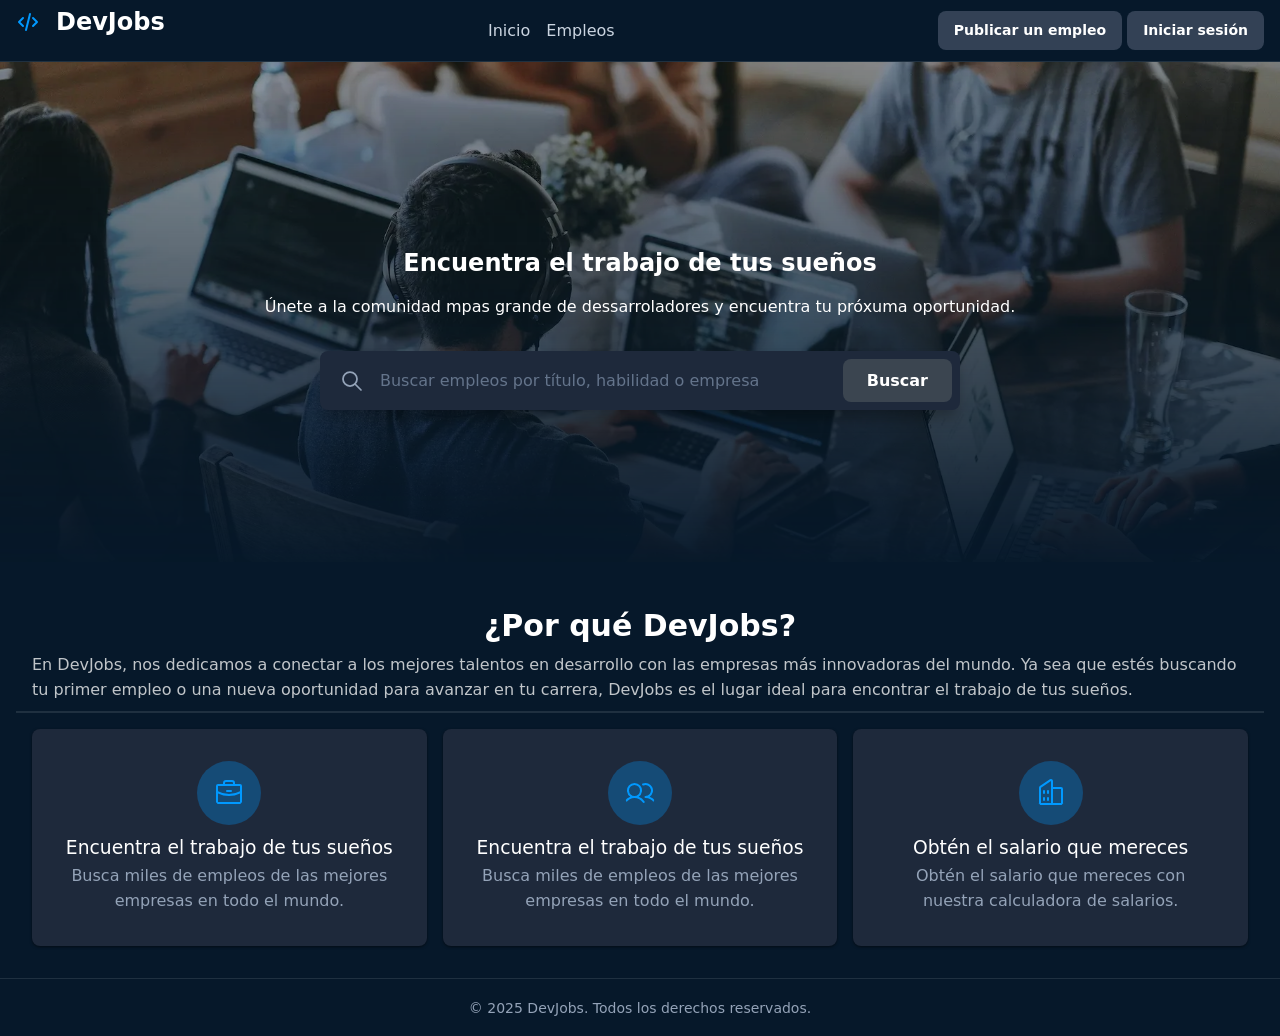
<file: 00-html-css/index.html>
<!---HyperText-->
<!--Markup-->
<!---Language-->

<!DOCTYPE html>
<html lang="es">    
<head>
    <title>DevJobs - Inicio</title>
    <meta charset="UTF-8">
    <meta name="description" content="Encuentra las mejoras de trabajo para desarroloadores DevJobs">
    <link rel="stylesheet" href="./styles.css">
</head>
<body>
    <header>  
        <h1>
            
            <svg  xmlns="http://www.w3.org/2000/svg"  width="24"  
            height="24"  viewBox="0 0 24 24"  fill="none"
              stroke="currentColor"  stroke-width="2" 
               stroke-linecap="round"  stroke-linejoin="round" 
                class="icon icon-tabler icons-tabler-outline icon-tabler-code">
                <path stroke="none" d="M0 0h24v24H0z" fill="none"/><path d="M7 8l-4 4l4 4" /><path d="M17 8l4 4l-4 4" /><path d="M14 4l-4 16" /></svg>
            DevJobs</h1>
        <nav>
            <!--self es para que se abra en una sola pestañ, en lugar de abrir varias.
            blank: para que se abra una nueva pestaña. -->
            <a href="./index.html" target ="_self" >Inicio</a>
            <a href="empleos.html">Empleos</a>
        </nav>
        <div>
            <a href="">Publicar un empleo</a>
            <a href="">Iniciar sesión</a>
        </div>

    </header>
    <main>  
        <section>
            <img src="./background.webp" width="200"/>
            <h1>Encuentra el trabajo de tus sueños</h1>
            <p>Únete a la comunidad mpas grande de dessarroladores y encuentra tu próxuma oportunidad.</p>
            <form role="search">

                <div>
                        <span aria-hidden="true">
                        <svg  xmlns="http://www.w3.org/2000/svg"  width="24"  height="24"  viewBox="0 0 24 24"  fill="none"  
                        stroke="currentColor"  stroke-width="1.75"  stroke-linecap="round"  stroke-linejoin="round"  
                        class="icon icon-tabler icons-tabler-outline icon-tabler-search"><path stroke="none"
                        d="M0 0h24v24H0z" fill="none"/><path d="M10 10m-7 0a7 7 0 1 0 14 0a7 7 0 1 0 -14 0" /><path d="M21 21l-6 -6" />
                        </svg>
                    </span>
                    <input required type="text" placeholder="Buscar empleos por título, habilidad o empresa">
                    <button type="submit">Buscar</button>
                </div>


            </form>
        </section>

        <section>
            <header>
                <h2>¿Por qué DevJobs?</h2>
                <p>En DevJobs, nos dedicamos a conectar a los mejores talentos en desarrollo con las empresas más innovadoras
                     del mundo. Ya sea que estés buscando tu primer empleo o una nueva oportunidad para avanzar en tu carrera, DevJobs es el lugar ideal para encontrar el trabajo de tus sueños.</p>
            </header>

        <footer>
            <article>
                <svg fill="currentColor" height="32" viewBox="0 0 256 256" width="32" xmlns="http://www.w3.org/2000/svg"
                aria-hidden="true">
                <path
                 d="M216,56H176V48a24,24,0,0,0-24-24H104A24,24,0,0,0,80,48v8H40A16,16,0,0,0,24,72V200a16,16,0,0,0,16,16H216a16,16,0,0,0,16-16V72A16,16,0,0,0,216,56ZM96,48a8,8,0,0,1,8-8h48a8,8,0,0,1,8,8v8H96ZM216,72v41.61A184,184,0,0,1,128,136a184.07,184.07,0,0,1-88-22.38V72Zm0,128H40V131.64A200.19,200.19,0,0,0,128,152a200.25,200.25,0,0,0,88-20.37V200ZM104,112a8,8,0,0,1,8-8h32a8,8,0,0,1,0,16H112A8,8,0,0,1,104,112Z">
                </path>
                </svg>

                <h3>Encuentra el trabajo de tus sueños</h3>
                <p>Busca miles de empleos de las mejores empresas en todo el mundo.</p>
            </article>

            <article>
                <svg fill="currentColor" height="32" viewBox="0 0 256 256" width="32" xmlns="http://www.w3.org/2000/svg"
                aria-hidden="true">
                <path
                d="M117.25,157.92a60,60,0,1,0-66.5,0A95.83,95.83,0,0,0,3.53,195.63a8,8,0,1,0,13.4,8.74,80,80,0,0,1,134.14,0,8,8,0,0,0,13.4-8.74A95.83,95.83,0,0,0,117.25,157.92ZM40,108a44,44,0,1,1,44,44A44.05,44.05,0,0,1,40,108Zm210.14,98.7a8,8,0,0,1-11.07-2.33A79.83,79.83,0,0,0,172,168a8,8,0,0,1,0-16,44,44,0,1,0-16.34-84.87,8,8,0,1,1-5.94-14.85,60,60,0,0,1,55.53,105.64,95.83,95.83,0,0,1,47.22,37.71A8,8,0,0,1,250.14,206.7Z">
                </path>
                </svg>

                <h3>Encuentra el trabajo de tus sueños</h3>
                <p>Busca miles de empleos de las mejores empresas en todo el mundo.</p>
            </article>

            <article>
                <svg fill="currentColor" height="32" viewBox="0 0 256 256" width="32" xmlns="http://www.w3.org/2000/svg"
                aria-hidden="true">
                <path
                d="M240,208H224V96a16,16,0,0,0-16-16H144V32a16,16,0,0,0-24.88-13.32L39.12,72A16,16,0,0,0,32,85.34V208H16a8,8,0,0,0,0,16H240a8,8,0,0,0,0-16ZM208,96V208H144V96ZM48,85.34,128,32V208H48ZM112,112v16a8,8,0,0,1-16,0V112a8,8,0,1,1,16,0Zm-32,0v16a8,8,0,0,1-16,0V112a8,8,0,1,1,16,0Zm0,56v16a8,8,0,0,1-16,0V168a8,8,0,0,1,16,0Zm32,0v16a8,8,0,0,1-16,0V168a8,8,0,0,1,16,0Z">
                </path>
                </svg>
                <h3>Obtén el salario que mereces</h3>
                <p>Obtén el salario que mereces con nuestra calculadora de salarios.</p>
            </article>
        </footer>
    
    </main>

    <footer>
    <small>&copy; 2025 DevJobs. Todos los derechos reservados.</small>
    </footer>


</body>
</html>
</file>
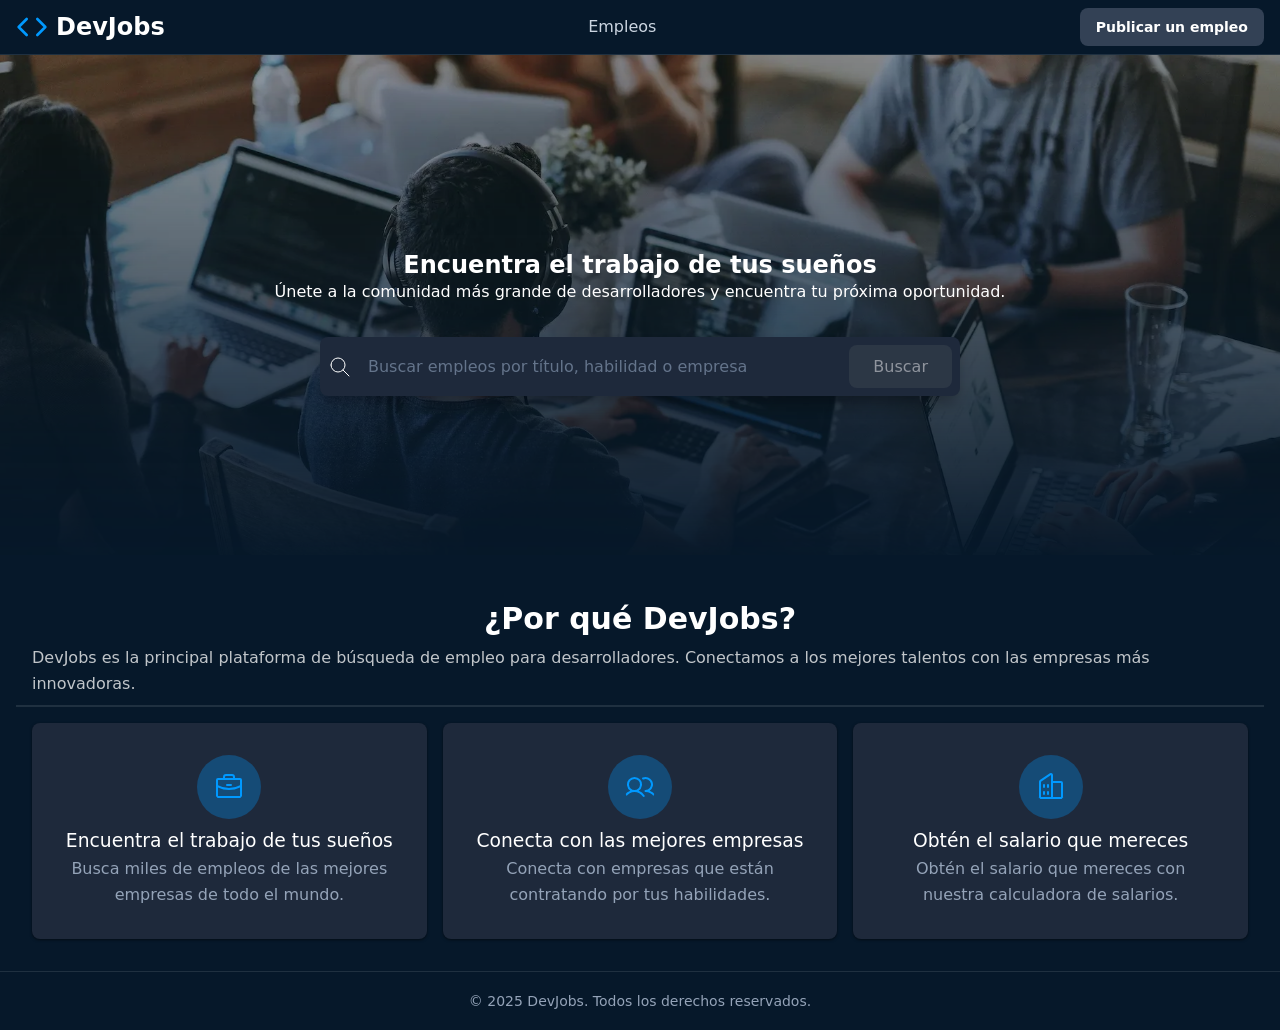
<file: 01-javascript/index.html>
<!DOCTYPE html>
<html lang="es">

<head>
  <title>DevJobs - Inicio</title>
  <meta charset="UTF-8" />
  <meta name="description" content="Encuentra las mejores ofertas de trabajo para desarrolladores en DevJobs.">

  <link rel="stylesheet" href="./styles.css" />
</head>

<body>
  <header>
    <h1>
      <svg fill="none" stroke="currentColor" stroke-linecap="round" stroke-linejoin="round" stroke-width="2"
        viewBox="0 0 24 24" xmlns="http://www.w3.org/2000/svg">
        <polyline points="16 18 22 12 16 6"></polyline>
        <polyline points="8 6 2 12 8 18"></polyline>
      </svg>
      DevJobs
    </h1>

    <nav>
      <!-- <a href="">
        Inicio
      </a> -->
      <a href="empleos.html">Empleos</a>
    </nav>

    <div>
      <a href="">Publicar un empleo</a>
      <!-- <a href="">Iniciar sesión</a> -->
    </div>
  </header>

  <main>
    <section>
      <img src="./background.webp" width="200" />

      <h1>Encuentra el trabajo de tus sueños</h1>

      <p>Únete a la comunidad más grande de desarrolladores y encuentra tu próxima oportunidad.</p>

      <form role="search">
        <div>
          <svg xmlns="http://www.w3.org/2000/svg" width="24" height="24" viewBox="0 0 24 24" fill="none"
            stroke="currentColor" stroke-width="1" stroke-linecap="round" stroke-linejoin="round"
            class="icon icon-tabler icons-tabler-outline icon-tabler-search">
            <path stroke="none" d="M0 0h24v24H0z" fill="none" />
            <path d="M10 10m-7 0a7 7 0 1 0 14 0a7 7 0 1 0 -14 0" />
            <path d="M21 21l-6 -6" />
          </svg>

          <input required type="text" placeholder="Buscar empleos por título, habilidad o empresa">

          <button disabled type="submit">Buscar</button>
        </div>
      </form>
    </section>

    <section>

      <header>
        <h2>¿Por qué DevJobs?</h2>
        <p>DevJobs es la principal plataforma de búsqueda de empleo para desarrolladores. Conectamos a los mejores
          talentos con las empresas más innovadoras.</p>
      </header>

      <footer>
        <article>
          <svg fill="currentColor" height="32" viewBox="0 0 256 256" width="32" xmlns="http://www.w3.org/2000/svg"
            aria-hidden="true">
            <path
              d="M216,56H176V48a24,24,0,0,0-24-24H104A24,24,0,0,0,80,48v8H40A16,16,0,0,0,24,72V200a16,16,0,0,0,16,16H216a16,16,0,0,0,16-16V72A16,16,0,0,0,216,56ZM96,48a8,8,0,0,1,8-8h48a8,8,0,0,1,8,8v8H96ZM216,72v41.61A184,184,0,0,1,128,136a184.07,184.07,0,0,1-88-22.38V72Zm0,128H40V131.64A200.19,200.19,0,0,0,128,152a200.25,200.25,0,0,0,88-20.37V200ZM104,112a8,8,0,0,1,8-8h32a8,8,0,0,1,0,16H112A8,8,0,0,1,104,112Z">
            </path>
          </svg>
          <h3>Encuentra el trabajo de tus sueños</h3>
          <p>Busca miles de empleos de las mejores empresas de todo el mundo.</p>
        </article>

        <article>
          <svg fill="currentColor" height="32" viewBox="0 0 256 256" width="32" xmlns="http://www.w3.org/2000/svg"
            aria-hidden="true">
            <path
              d="M117.25,157.92a60,60,0,1,0-66.5,0A95.83,95.83,0,0,0,3.53,195.63a8,8,0,1,0,13.4,8.74,80,80,0,0,1,134.14,0,8,8,0,0,0,13.4-8.74A95.83,95.83,0,0,0,117.25,157.92ZM40,108a44,44,0,1,1,44,44A44.05,44.05,0,0,1,40,108Zm210.14,98.7a8,8,0,0,1-11.07-2.33A79.83,79.83,0,0,0,172,168a8,8,0,0,1,0-16,44,44,0,1,0-16.34-84.87,8,8,0,1,1-5.94-14.85,60,60,0,0,1,55.53,105.64,95.83,95.83,0,0,1,47.22,37.71A8,8,0,0,1,250.14,206.7Z">
            </path>
          </svg>
          <h3>Conecta con las mejores empresas</h3>
          <p>Conecta con empresas que están contratando por tus habilidades.</p>
        </article>

        <article>
          <svg fill="currentColor" height="32" viewBox="0 0 256 256" width="32" xmlns="http://www.w3.org/2000/svg"
            aria-hidden="true">
            <path
              d="M240,208H224V96a16,16,0,0,0-16-16H144V32a16,16,0,0,0-24.88-13.32L39.12,72A16,16,0,0,0,32,85.34V208H16a8,8,0,0,0,0,16H240a8,8,0,0,0,0-16ZM208,96V208H144V96ZM48,85.34,128,32V208H48ZM112,112v16a8,8,0,0,1-16,0V112a8,8,0,1,1,16,0Zm-32,0v16a8,8,0,0,1-16,0V112a8,8,0,1,1,16,0Zm0,56v16a8,8,0,0,1-16,0V168a8,8,0,0,1,16,0Zm32,0v16a8,8,0,0,1-16,0V168a8,8,0,0,1,16,0Z">
            </path>
          </svg>
          <h3>Obtén el salario que mereces</h3>
          <p>Obtén el salario que mereces con nuestra calculadora de salarios.</p>
        </article>
      </footer>

    </section>
  </main>

  <footer>
    <small>&copy; 2025 DevJobs. Todos los derechos reservados.</small>
  </footer>

</body>

</html>
</file>
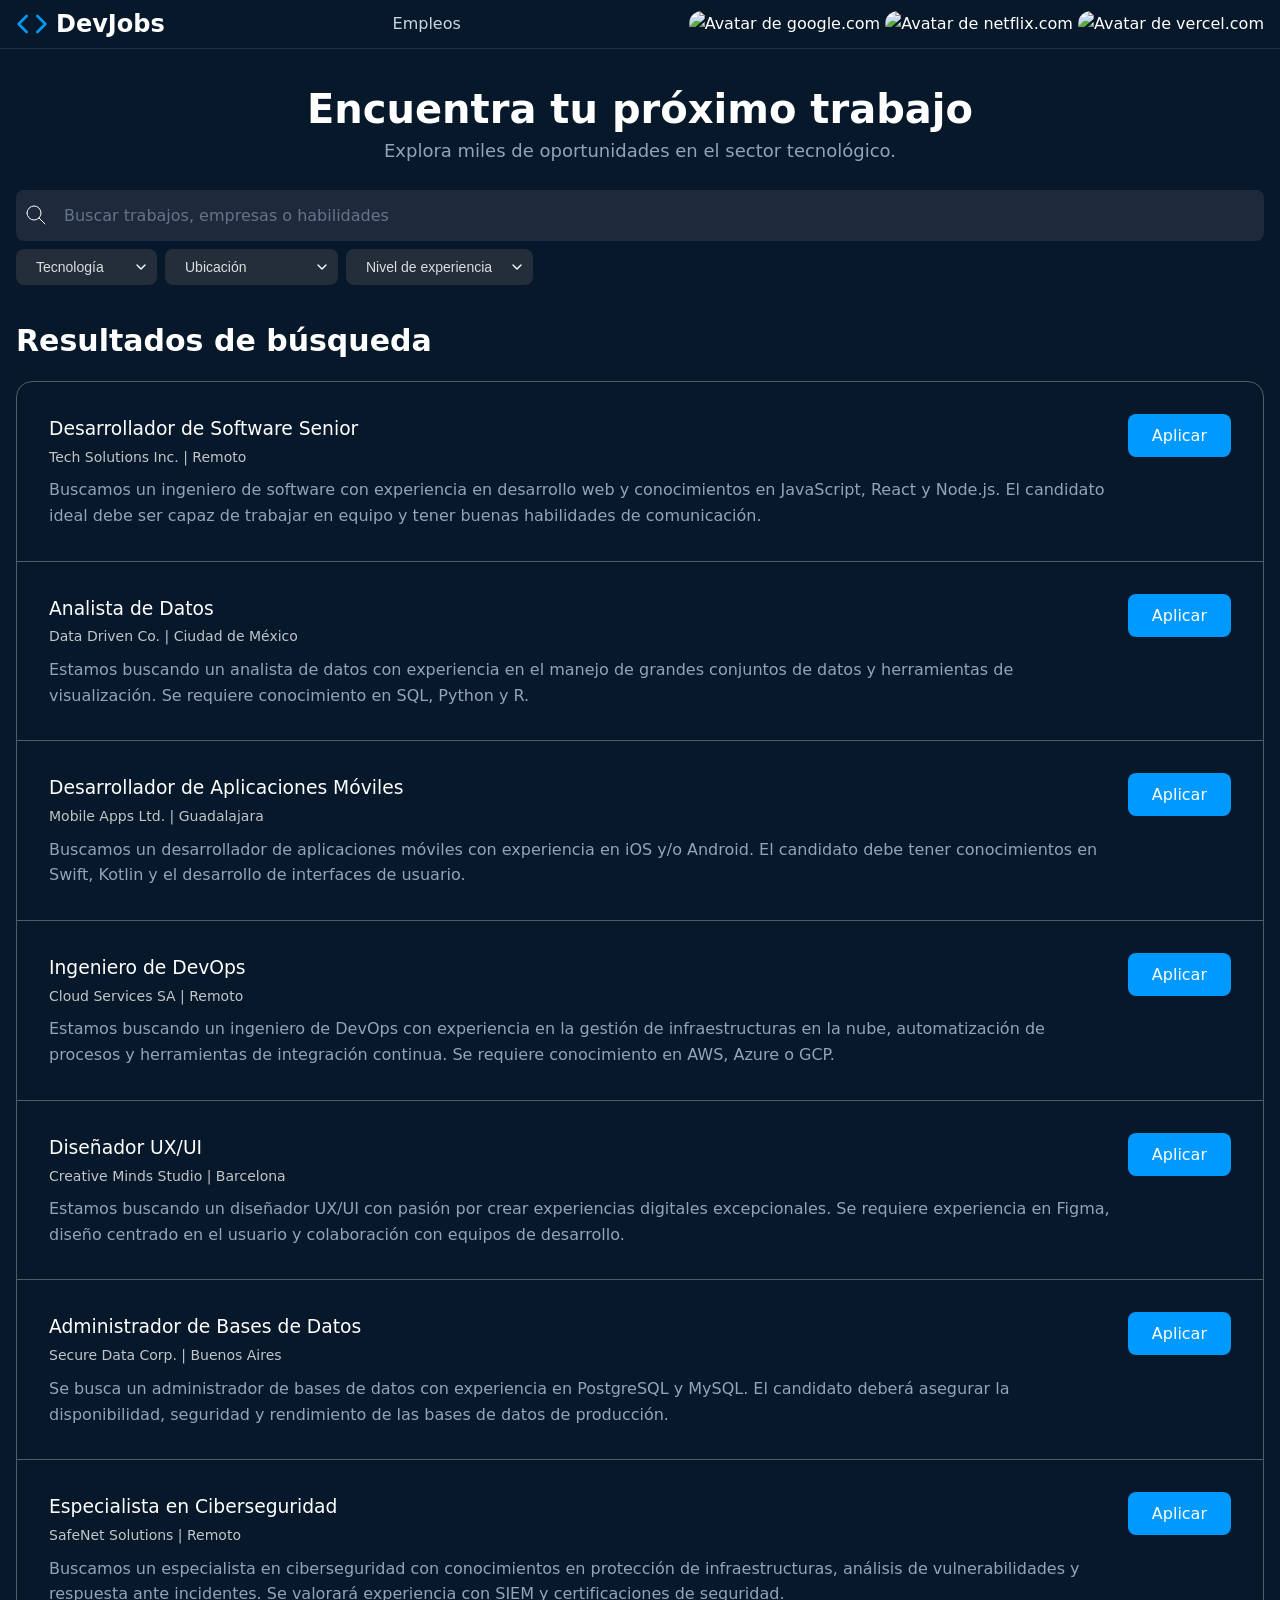
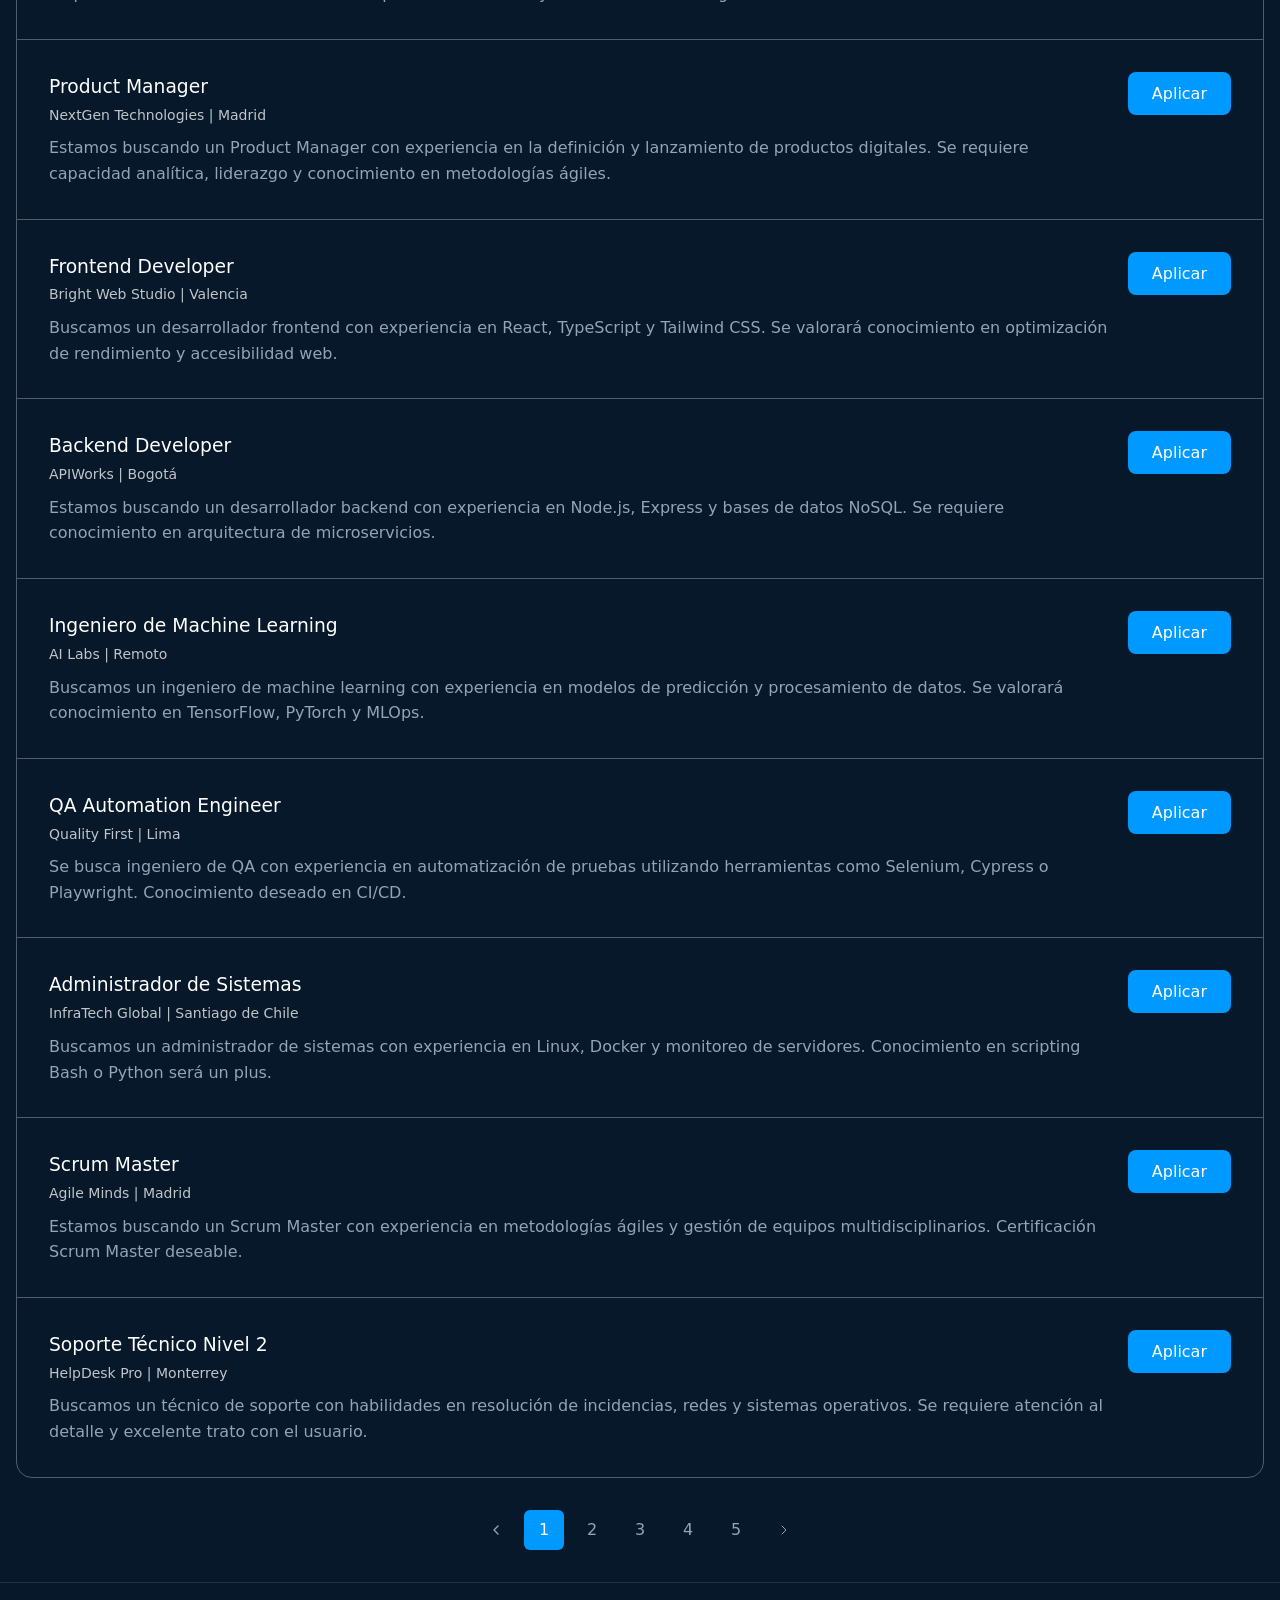
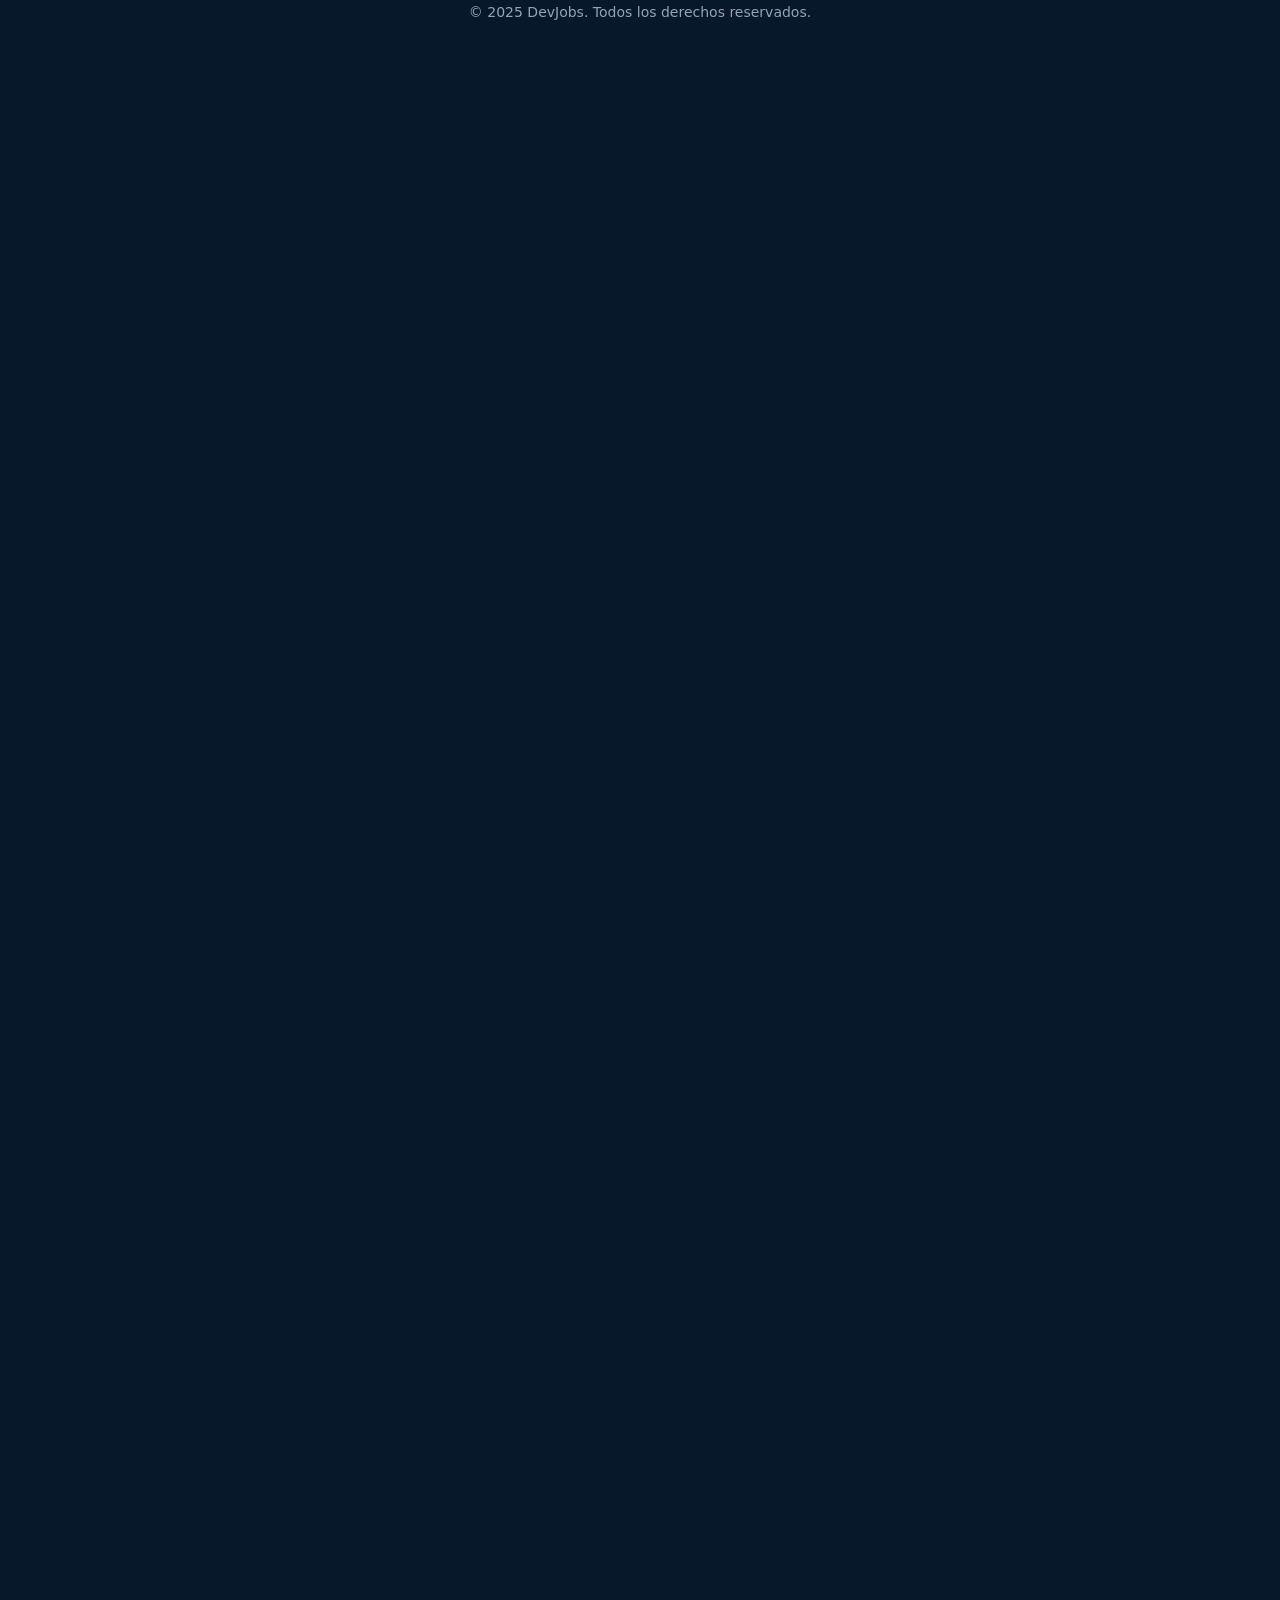
<file: 01-javascript/empleos.html>
<!DOCTYPE html>
<html lang="es">

<head>
  <title>DevJobs - Empleos</title>
  <meta charset="UTF-8" />
  <meta name="description" content="Listado con empleos y filtros para encontrar el trabajo de tus sueños.">

  <link rel="stylesheet" href="./styles.css" />

  <script type="module" src="./main.js"></script>
</head>

<body>
  <header>
    <h1>
      <svg fill="none" stroke="currentColor" stroke-linecap="round" stroke-linejoin="round" stroke-width="2"
        viewBox="0 0 24 24" xmlns="http://www.w3.org/2000/svg">
        <polyline points="16 18 22 12 16 6"></polyline>
        <polyline points="8 6 2 12 8 18"></polyline>
      </svg>
      DevJobs
    </h1>

    <nav>
      <!-- <a href="">
        Inicio
      </a> -->
      <a href="">Empleos</a>
    </nav>

    <div>
      <devjobs-avatar service="google" username="google.com" size="32">
      </devjobs-avatar>

      <devjobs-avatar service="google" username="netflix.com" size="32">
      </devjobs-avatar>

      <devjobs-avatar service="google" username="vercel.com" size="32">
      </devjobs-avatar>
    </div>
  </header>

  <main>
    <section class="jobs-search">
      <h1>Encuentra tu próximo trabajo</h1>
      <p>Explora miles de oportunidades en el sector tecnológico.</p>

      <form id="empleos-search-form" role="search">
        <div class="search-bar">
          <svg xmlns="http://www.w3.org/2000/svg" width="24" height="24" viewBox="0 0 24 24" fill="none"
            stroke="currentColor" stroke-width="1" stroke-linecap="round" stroke-linejoin="round"
            class="icon icon-tabler icons-tabler-outline icon-tabler-search">
            <path stroke="none" d="M0 0h24v24H0z" fill="none" />
            <path d="M10 10m-7 0a7 7 0 1 0 14 0a7 7 0 1 0 -14 0" />
            <path d="M21 21l-6 -6" />
          </svg>

          <input name="search" id="empleos-search-input" required type="text"
            placeholder="Buscar trabajos, empresas o habilidades">
        </div>

        <div class="search-filters">
          <select name="technology" id="filter-technology">
            <option value="">Tecnología</option>
            <optgroup label="Tecnologías populares">
              <option value="javascript">JavaScript</option>
              <option value="python">Python</option>
              <option value="react">React</option>
              <option value="nodejs">Node.js</option>
            </optgroup>
            <option value="java">Java</option>
            <hr />
            <option value="csharp">C#</option>
            <option value="c">C</option>
            <option value="c++">C++</option>
            <hr />
            <option value="ruby">Ruby</option>
            <option value="php">PHP</option>
          </select>

          <select name="location" id="filter-location">
            <option value="">Ubicación</option>
            <option value="remoto">Remoto</option>
            <option value="cdmx">Ciudad de México</option>
            <option value="guadalajara">Guadalajara</option>
            <option value="monterrey">Monterrey</option>
            <option value="barcelona">Barcelona</option>
          </select>

          <select name="experience-level" id="filter-experience-level">
            <option value="">Nivel de experiencia</option>
            <option value="junior">Junior</option>
            <option value="mid">Mid-level</option>
            <option value="senior">Senior</option>
            <option value="lead">Lead</option>
          </select>
        </div>
      </form>

      <span id="filter-selected-value"></span>
    </section>

    <section>
      <h2>Resultados de búsqueda</h2>

      <div class="jobs-listings">
        <!-- Aquí se insertan los empleos dinámicamente -->
      </div>

      <nav class="pagination">
        <a href="#"><svg width="16" height="16" viewBox="0 0 24 24" fill="none" stroke="currentColor" stroke-width="2"
            stroke-linecap="round" stroke-linejoin="round">
            <path stroke="none" d="M0 0h24v24H0z" fill="none" />
            <path d="M15 6l-6 6l6 6" />
          </svg></a>
        <a class="is-active" href="#">1</a>
        <a href="#">2</a>
        <a href="#">3</a>
        <a href="#">4</a>
        <a href="#">5</a>
        <a href="#"><svg width="16" height="16" viewBox="0 0 24 24" fill="none" stroke="currentColor" stroke-width="1.5"
            stroke-linecap="round" stroke-linejoin="round"
            class="icon icon-tabler icons-tabler-outline icon-tabler-chevron-right">
            <path stroke="none" d="M0 0h24v24H0z" fill="none" />
            <path d="M9 6l6 6l-6 6" />
          </svg></a>
      </nav>
    </section>
  </main>

  <footer style="padding-bottom: 2000px;">
    <small>&copy; 2025 DevJobs. Todos los derechos reservados.</small>
  </footer>
</body>

</html>
</file>
<file: 00-html-css/styles.css>
* {
  margin: 0;
  padding: 0;
  box-sizing: border-box;
}






:root {
  --primary: #3b4550;
  --primary-dark: #0a3d66;
  --primary-hover: #0d5ba8;
  --primary-light: #09f;
  --background: #06182a;
  --text-primary: #ffffff;
  --text-secondary: #cbd5e1;
  --text-muted: #94a3b8;
  --border: rgba(255, 255, 255, 0.1);
  --card-bg: #1e293b;
  --shadow: rgba(0, 0, 0, 0.3);
  --input-bg: #1e293b;
  --hsla-example: hsla(210, 100%, 56%, 1);
}










@font-face {
  font-family: 'Inter Variable';
  font-style: normal;
  font-display: swap;
  font-weight: 100 900;
  src: url(https://cdn.jsdelivr.net/fontsource/fonts/inter:vf@latest/latin-wght-normal.woff2) format('woff2-variations');
  unicode-range: U+0000-00FF,U+0131,U+0152-0153,U+02BB-02BC,U+02C6,U+02DA,U+02DC,U+0304,U+0308,U+0329,U+2000-206F,U+20AC,U+2122,U+2191,U+2193,U+2212,U+2215,U+FEFF,U+FFFD;
}










body {
  font-family: system-ui;
  background-color: var(--background);
  color: var(--text-primary);
  min-height: 100vh;
  display: flex;
  flex-direction: column;
  line-height: 1.6;
}


/* Títulos principales */
h1 {
  font-size: 1.5rem;
  line-height: 1.2;
  font-weight: 900;
  margin-bottom: 1rem;
  line-height: 1.2;
  text-wrap: balance;
  display: flex;
  align-items: center;
  gap: 1rem;
  
  svg{
    width: 2 rem;
    height: 2 rem;
    color: var(--primary-light)
  }
}

h1 + p {
  text-wrap: balance;
  margin-bottom: 2rem
}

/* Header */
header {
  border-bottom: 1px solid var(--border);
  background: var(--background);
  padding: .5rem 1rem;
  display: flex;
  align-items: center;
  justify-content: space-between;
  gap: 2rem;

  h2 {
    font-size: 1.25rem;
    font-weight: 700;
    color: var(--text-primary);
  }
}

/* Navegación del header a otras páginas */
nav {
  align-items: center;
  gap: 1rem;
  display: flex;

  a {
    text-decoration: none;
    color: var(--text-secondary);
    transition: color 0.2s;
    font-weight: 500;

    &:hover, &:focus {
      color: var(--primary);
      outline: none;
    }
  }
}

/* Botones del Header */
header div a {
  padding: 0.5rem 1rem;
  border-radius: 0.5rem;
  background-color: #334155;
  color: var(--text-primary);
  display: inline-block;
  font-size: 0.875rem;
  font-weight: 700;
  text-decoration: none;
  /* TODO */
}

/* Hero */
main > section:nth-child(1) {
  height: 500px;
  text-align: center;
  display: flex;
  flex-direction: column;
  justify-content: center;
  align-items: center;

  h1 {
    padding-top: 36px;
  }

  & > img {
    position: absolute;
    width: 100%;
    height: 100%;
    object-fit: cover;
    z-index: -1;
    left: 0;
    right: 0;
    mask-image: linear-gradient(to bottom, rgba(16, 25, 34, 1) 5%, rgba(16, 25, 34, 0) 80%);
  }
}

/* Formulario de Búsqueda */
form {
  max-width: 42rem;
  width: 100%;
  margin: 0 auto;
  padding-inline: 1rem;
}

form > div {
  display: flex;
  align-items: center;
  background-color: var(--input-bg);
  border-radius: 0.5rem;
  box-shadow: 0 10px 15px -3px var(--shadow);
  padding: 0.5rem;
  gap: 0.5rem;
}

form span {
  padding-left: 0.75rem;
  color: var(--text-muted);
  display: flex;
  align-items: center;
  flex-shrink: 0;
}

form input[type="text"] {
  flex: 1;
  background: transparent;
  border: none;
  outline: none;
  color: var(--text-primary);
  padding: 0.75rem 0.5rem;
  font-size: 1rem;
  font-family: inherit;
}

form input[type="text"]::placeholder {
  color: #64748b;
}

.filters {
  display: flex;
  gap: 1rem;
  justify-content: center;
  align-items: center;
  flex-wrap: wrap;
  max-width: 960px;
  margin: 0.75rem auto 0;
  padding: 0 1rem;
}

.filters__form {
  max-width: none;
  width: auto;
  margin: 0;
  padding: 0;
}

.filters__form select {
  min-width: 180px;
  padding: 0.75rem 1rem;
  background-color: var(--input-bg);
  color: var(--text-primary);
  border: 1px solid var(--border);
  border-radius: 0.5rem;
  font: inherit;
}

/* Ajuste de layout para que la pagina de empleos alinee buscador y filtros juntos */
body.empleos main > section:nth-child(1) {
  height: auto;
  justify-content: flex-start;
  align-items: stretch;
  gap: 1rem;
  padding: 2rem 1rem 1rem;
}

body.empleos main > section:nth-child(1) form {
  margin: 0 auto;
}

body.empleos .filters {
  max-width: 42rem;
  justify-content: flex-start;
}

body.empleos .filters__form select {
  flex: 1 1 auto;
}

button {
  padding: 0.75rem 1.5rem;
  border-radius: 0.5rem;
  background-color: var(--primary);
  color: white;
  font-weight: 700;
  border: none;
  cursor: pointer;
  transition: background-color 0.2s;
  font-family: inherit;
  font-size: 1rem;
  white-space: nowrap;

  &:hover, /*pseudo-clase que significa que el ratón esta encima*/
  &:focus { /* pseudo-clase que significa que el elemento tiene el foco */
  background-color: var(--primary-hover);
  outline: 2px solid white;
  outline-offset: 2px;

  }

  &:active/**/ {
    transform: scale(0.95);
  }

  &:disabled{
    opacity: 0.5;
    cursor: not-allowed;
    pointer-events: none 
    ;
  }
}


/* Features Section */
main > section:nth-child(2) {
  padding-inline: 1rem;
  background-color: var(--background);
  padding-top: 2rem;

  & > header {
    gap: 2px;
    flex-direction: column;

    h2 {
      margin-bottom: 0;
    }

    p {
      opacity: .75;
    }
  }

  & > div {
    max-width: 1280px;
    margin: 0 auto;
  }
}

main > section:nth-child(2) h2 {
  font-size: 1.875rem;
  font-weight: 700;
  color: var(--text-primary);
  margin-bottom: 1rem;
}

main > section:nth-child(2) > div > div:first-child > p {
  font-size: 1.125rem;
  color: var(--text-muted);
  max-width: 42rem;
  margin: 0 auto;
}

/* Grid de Features */
main > section:nth-child(2) footer {
  display: grid;
  grid-template-columns: repeat(auto-fit, minmax(280px, 1fr));
  gap: 16px
}

/* Feature Cards */
/* article {
  background-color: var(--card-bg);
  padding: 2rem;
  margin-bottom: 16px;
  border-radius: 0.5rem;                   
  box-shadow: 0px 1px 3px 0 var(--shadow); 

  svg {
    color: var(--primary-light);          
    background: rgba(0, 153, 255, 0.3);  
    border-radius: 9999px;               
    width: 64px;                         
    height: 64px;                        
    padding: 16px;                       
  }

  h3 {
    font-weight: 500;
  }

  p {
    color: var(--text-muted);
  }
} */

/* Footer */
footer {
  background-color: var(--background);
  border-top: 1px solid var(--border);
  text-align: center;
  padding: 16px;

  small {
    color: var(--text-muted);
    font-size: 0.875rem;
  }
}

article {
  background-color: var(--card-bg);
  padding: 2rem;
  margin-bottom: 16px;
  border-radius: 0.5rem;
  box-shadow: 0px 1px 3px 0px rgba(0, 0, 0, 0.5);

  svg {
    color: var(--primary-light);
    background: rgba(0, 153, 255, .3);
    width: 64px;
    height: 64px;
    border-radius: 100%;
    padding: 16px;
  }

  p {
    color: var(--text-muted);
  }

  h3 {
    font-weight: 500;
  }
}
</file>
<file: 01-javascript/styles.css>
* {
  margin: 0;
  padding: 0;
  box-sizing: border-box;
}



:root {
  --primary: #3b4550;
  --primary-dark: #0a3d66;
  --primary-hover: #0d5ba8;
  --primary-light: #09f;
  --background: #06182a;
  --text-primary: #ffffff;
  --text-secondary: #cbd5e1;
  --text-muted: #94a3b8;
  --border: rgba(255, 255, 255, 0.1);
  --card-bg: #1e293b;
  --shadow: rgba(0, 0, 0, 0.3);
  --input-bg: #1e293b;
  --hsla-example: hsla(210, 100%, 56%, 1);
}




@font-face {
  font-family: 'Inter Variable';
  font-style: normal;
  font-display: swap;
  font-weight: 100 900;
  src: url(https://cdn.jsdelivr.net/fontsource/fonts/inter:vf@latest/latin-wght-normal.woff2) format('woff2-variations');
  unicode-range: U+0000-00FF,U+0131,U+0152-0153,U+02BB-02BC,U+02C6,U+02DA,U+02DC,U+0304,U+0308,U+0329,U+2000-206F,U+20AC,U+2122,U+2191,U+2193,U+2212,U+2215,U+FEFF,U+FFFD;
}










body {
  font-family: system-ui;
  background-color: var(--background);
  color: var(--text-primary);
  min-height: 100vh;
  display: flex;
  flex-direction: column;
  line-height: 1.6;
}

.filters {
  display: flex;
  align-items: stretch;
  justify-content: center;
  gap: 1rem;
  padding: 1rem 0;
  flex-wrap: nowrap;
}

.filters__form {
  flex: 1 1 auto;
  max-width: 260px;
}

.filters__form select {
  width: 100%;
}



select {
  padding: 0.625rem 1.25rem;
  background-color: #242d3a;
  border: 0;
  border-radius: 0.5rem;
  font-size: 0.875rem;
  color: #ddd;
  cursor: pointer;
  transition: all 0.2s;
  appearance: none;
  background-image: url("data:image/svg+xml,%3Csvg xmlns='http://www.w3.org/2000/svg' width='16' height='16' viewBox='0 0 24 24' fill='none' stroke='white' stroke-width='2' stroke-linecap='round' stroke-linejoin='round'%3E%3Cpolyline points='6 9 12 15 18 9'/%3E%3C/svg%3E");
  background-repeat: no-repeat;
  background-position: right 0.5rem center;
  padding-right: 2.5rem;

  &:hover {
    background-color: var(--primary-hover);
    color: white;
  }

  &:focus {
    outline: 2px solid #1173d4;
    outline-offset: 2px;
  }
}









/* Títulos principales */
h1 {
  font-size: 1.5rem;
  line-height: 1.2;
  text-wrap: balance;
  display: flex;
  align-items: center;
  gap: 0.5rem;

  svg {
    width: 2rem;
    height: 2rem;
    color: var(--primary-light);
  }
}

h1 + p {
  text-wrap: balance;
  margin-bottom: 2rem
}

/* Header */
header {
  border-bottom: 1px solid var(--border);
  background: var(--background);
  padding: .5rem 1rem;
  display: flex;
  align-items: center;
  justify-content: space-between;
  gap: 2rem;

  h2 {
    font-size: 1.25rem;
    font-weight: 700;
    color: var(--text-primary);
  }
}

/* Navegación del header a otras páginas */
nav {
  align-items: center;
  gap: 1rem;
  display: flex;

  a {
    text-decoration: none;
    color: var(--text-secondary);
    transition: color 0.2s;
    font-weight: 500;

    &:hover, &:focus {
      color: var(--primary);
      outline: none;
    }
  }
}

/* Botones del Header */
header div a {
  padding: 0.5rem 1rem;
  border-radius: 0.5rem;
  background-color: #334155;
  color: var(--text-primary);
  display: inline-block;
  font-size: 0.875rem;
  font-weight: 700;
  text-decoration: none;
  /* TODO */
}

/* Hero */
main > section:nth-child(1) {
  height: 500px;
  text-align: center;
  display: flex;
  flex-direction: column;
  justify-content: center;
  align-items: center;

  h1 {
    padding-top: 36px;
  }

  & > img {
    position: absolute;
    width: 100%;
    height: 100%;
    object-fit: cover;
    z-index: -1;
    left: 0;
    right: 0;
    mask-image: linear-gradient(to bottom, rgba(16, 25, 34, 1) 5%, rgba(16, 25, 34, 0) 80%);
  }
}

/* Formulario de Búsqueda */
form {
  max-width: 42rem;
  width: 100%;
  margin: 0 auto;
  padding-inline: 1rem;
}

form > div {
  display: flex;
  align-items: center;
  background-color: var(--input-bg);
  border-radius: 0.5rem;
  box-shadow: 0 10px 15px -3px var(--shadow);
  padding: 0.5rem;
  gap: 0.5rem;
}

form span {
  padding-left: 0.75rem;
  color: var(--text-muted);
  display: flex;
  align-items: center;
  flex-shrink: 0;
}

form input[type="text"] {
  flex: 1;
  background: transparent;
  border: none;
  outline: none;
  color: var(--text-primary);
  padding: 0.75rem 0.5rem;
  font-size: 1rem;
  font-family: inherit;
}

form input[type="text"]::placeholder {
  color: #64748b;
}

button {
  padding: 0.75rem 1.5rem;
  border-radius: 0.5rem;
  background-color: var(--primary);
  color: white;
  font-weight: 400;
  border: none;
  cursor: pointer;
  transition: all 0.2s;
  font-family: inherit;
  font-size: 1rem;
  white-space: nowrap;

  &:hover, /* pseudo-clase que significa que el ratón está encima */
  &:focus { /* pseudo-clase que significa que el elemento tiene el foco */
    background-color: var(--primary-hover);
    outline: 2px solid white;
    outline-offset: 2px;
  }

  &:active { 
    transform: scale(0.90)
  }

  &:disabled {
    opacity: .5;
    pointer-events: none;
  }
}

/* Features Section */
main > section:nth-child(2) {
  padding-inline: 1rem;
  background-color: var(--background);
  padding-top: 2rem;

  & > header {
    gap: 2px;
    flex-direction: column;

    h2 {
      margin-bottom: 0;
    }

    p {
      opacity: .75;
    }
  }

  & > div {
    max-width: 1280px;
    margin: 0 auto;
  }
}

main > section:nth-child(2) h2 {
  font-size: 1.875rem;
  font-weight: 700;
  color: var(--text-primary);
  margin-bottom: 1rem;
}

main > section:nth-child(2) > div > div:first-child > p {
  font-size: 1.125rem;
  color: var(--text-muted);
  max-width: 42rem;
  margin: 0 auto;
}

/* Grid de Features */
main > section:nth-child(2) footer {
  display: grid;
  grid-template-columns: repeat(auto-fit, minmax(280px, 1fr));
  gap: 16px
}

/* Feature Cards */
/* article {
  background-color: var(--card-bg);
  padding: 2rem;
  margin-bottom: 16px;
  border-radius: 0.5rem;                   
  box-shadow: 0px 1px 3px 0 var(--shadow); 

  svg {
    color: var(--primary-light);          
    background: rgba(0, 153, 255, 0.3);  
    border-radius: 9999px;               
    width: 64px;                         
    height: 64px;                        
    padding: 16px;                       
  }

  h3 {
    font-weight: 500;
  }

  p {
    color: var(--text-muted);
  }
} */

/* Footer */
footer {
  background-color: var(--background);
  border-top: 1px solid var(--border);
  text-align: center;
  padding: 16px;

  small {
    color: var(--text-muted);
    font-size: 0.875rem;
  }
}

article {
  background-color: var(--card-bg);
  padding: 2rem;
  margin-bottom: 16px;
  border-radius: 0.5rem;
  box-shadow: 0px 1px 3px 0px rgba(0, 0, 0, 0.5);

  svg {
    color: var(--primary-light);
    background: rgba(0, 153, 255, .3);
    width: 64px;
    height: 64px;
    border-radius: 100%;
    padding: 16px;
  }

  p {
    color: var(--text-muted);
  }

  h3 {
    font-weight: 500;
  }
}

/* Jobs Search */
.jobs-search {
  margin: 0;
  padding: 0;
  height: auto !important;

  h1 {
    font-size: 2.5rem;
    margin-bottom: .25rem;
  }

  p {
    font-size: 1.125rem;
    color: var(--text-muted);
    margin-bottom: 1.5rem;
  }

  .search-bar {
    background: var(--input-bg);
    padding: .25rem .5rem;
  }

  .search-filters {
    display: flex;
    flex-wrap: wrap;
    margin-top: .5rem;
  }

  form {
    width: 100%;
    max-width: 1280px;
  }

  form div {
    background: none;
    box-shadow: none;
    padding: 0;
  }
}

.jobs-listings {
  border: 1px solid rgba(255, 255, 255, .3);
  border-radius: 1rem;

  .job-listing-card {
    background: none;
    box-shadow: none;
    border-radius: 0;
    border-bottom: 1px solid rgba(255, 255, 255, .3);
    margin: 0;

    display: flex; /* valor original */
    align-items: start;
    gap: 1rem;

    &.is-hidden {
      display: none;
    }

    small {
      font-size: .875rem;
      opacity: .75;
    }

    p {
      margin-top: 0.5rem
    }

    &:last-child {
      border-bottom: none;
    }
  }
}

.pagination {
  display: flex;
  justify-content: center;
  gap: 0.5rem;
  margin-block: 2rem;

  a {
    display: flex;
    align-items: center;
    justify-content: center;
    width: 2.5rem;
    height: 2.5rem;
    text-decoration: none;
    color: var(--text-muted);
    border-radius: 0.375rem;
    transition: all .3s;

    &:hover, &:focus {
      background-color: #fff;
    }

    &:active {
      transform: scale(0.90);
    }

    &.is-active {
      background-color: var(--primary-light);
      color: white;
      pointer-events: none;
    }
  }
}

.button-apply-job {
  background: #09f;

  &.is-applied {
    background: #4caf50;
    pointer-events: none;
  }
}
</file>
